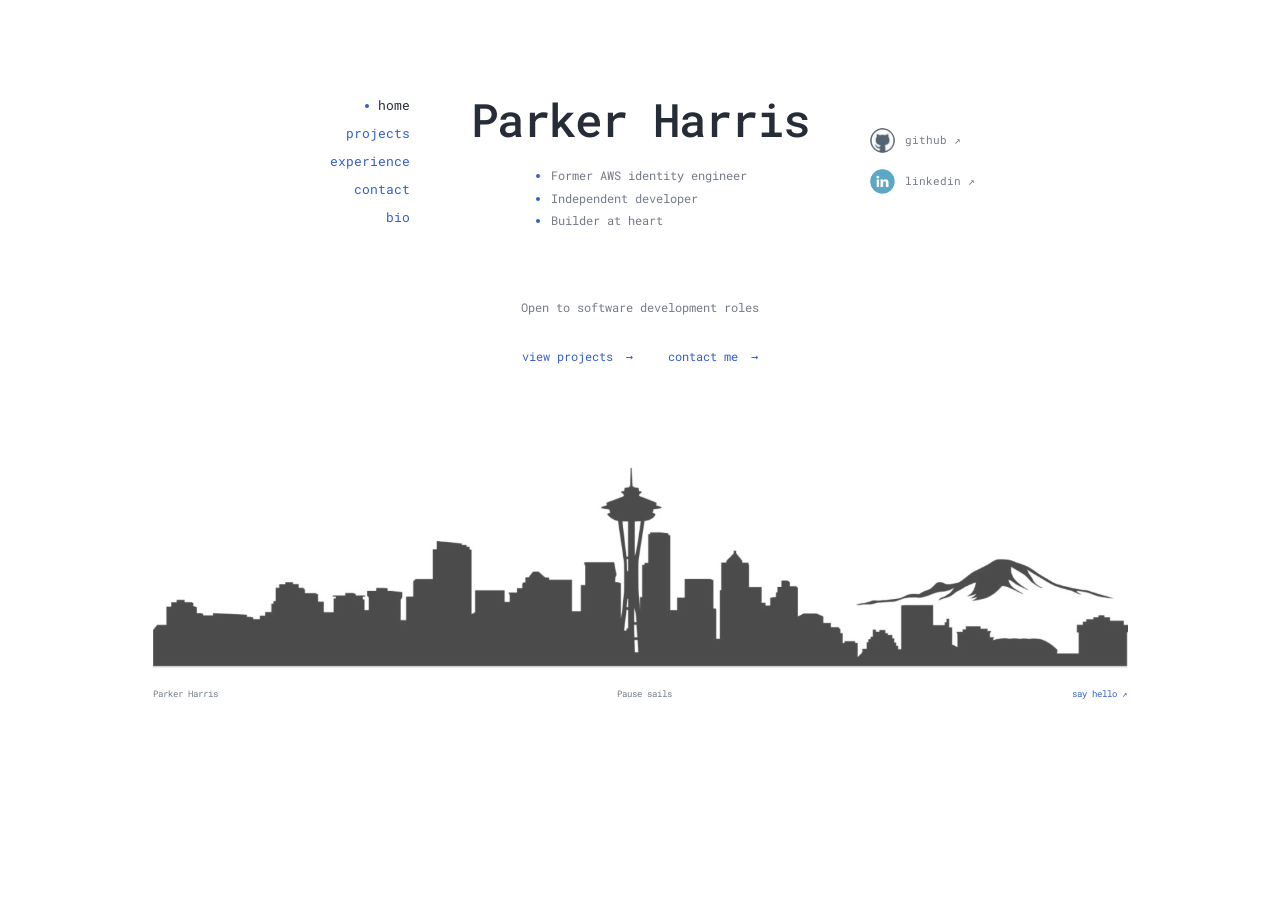
<file: index.html>
<!DOCTYPE html>
<html lang="en">
<head>
  <meta charset="UTF-8">
  <meta name="viewport" content="width=device-width, initial-scale=1">
  <meta name="description" content="Parker Harris — software developer. Former AWS engineer, independent developer, sailor, and builder.">
  <meta name="theme-color" content="#ffffff">
  <title>Parker Harris — Software Developer</title>
  <link rel="icon" href="boat.ico">
  <link rel="preconnect" href="https://fonts.googleapis.com">
  <link rel="preconnect" href="https://fonts.gstatic.com" crossorigin>
  <link href="https://fonts.googleapis.com/css2?family=Roboto+Mono:wght@400;500;600&amp;display=swap" rel="stylesheet">
  <link rel="stylesheet" href="style/style.css?v=17">
  <script src="parkerCode.js?v=11" defer></script>
</head>
<body>
  <a class="skip-link" href="#main">Skip to content</a>
  <div class="site-shell">
    <header class="masthead">
      <nav class="menu" aria-label="Main navigation">
        <a href="#home" data-page="home">home</a>
        <a href="#work" data-page="work">projects</a>
        <a href="#experience" data-page="experience">experience</a>
        <a href="#contact" data-page="contact">contact</a>
        <a href="#bio" data-page="bio">bio</a>
      </nav>
      <div class="identity"><h1 id="home-title"><a href="#home">Parker Harris</a></h1><ul class="identity-details"><li>Former AWS identity engineer</li><li>Independent developer</li><li>Builder at heart</li></ul></div>
      <div class="social-links">
        <a href="https://github.com/phillllymon" target="_blank" rel="noopener noreferrer"><img src="images/icons/githubPic.png" alt="" width="25" height="25"><span>github ↗</span></a>
        <a href="https://www.linkedin.com/in/parker-harris-04613b16/" target="_blank" rel="noopener noreferrer"><img src="images/icons/linkedinPic.png" alt="" width="25" height="25"><span>linkedin ↗</span></a>
      </div>
    </header>
    <main id="main">
      <section class="page-panel home-panel" id="home" aria-labelledby="home-title">
        <p class="availability">Open to software development roles</p>
        <div class="home-links"><a href="#work">view projects <span aria-hidden="true">→</span></a><a href="#contact">contact me <span aria-hidden="true">→</span></a></div>
      </section>
      <section class="page-panel" id="work" aria-labelledby="work-title">
        <div class="section-heading"><h2 id="work-title">Projects</h2></div>
        <nav class="project-categories" aria-label="Project categories"><a href="#software" data-category="software">Software</a><a href="#other-projects" data-category="other-projects">Other cool stuff</a></nav>
<section class="project-category" id="software" aria-labelledby="software-title"><h3 class="category-heading" id="software-title">Software</h3><div class="project-layout"><nav class="project-nav" aria-label="Choose a project"><a href="#racemate" data-project="racemate">RACEMATE</a><a href="#beatburner" data-project="beatburner">BeatBurner</a><a href="#graffiti" data-project="graffiti">GRAFFITI</a><a href="#windwaves" data-project="windwaves">Wind &amp; Waves</a><a href="#checkmatey" data-project="checkmatey">CheckMatey</a><a href="#chessmove" data-project="chessmove">SimpleChessMove</a><a href="#dontdietogether" data-project="dontdietogether">Don’t Die Together!</a><a href="#boggler" data-project="boggler">Boggler</a><a href="#connections2" data-project="connections2">Connections²</a></nav><div class="project-details"><article class="project" id="racemate"><div class="project-heading"><div class="project-title-group"><h3>RACEMATE</h3><ul class="title-technologies" aria-label="Technologies"><li>TypeScript</li><li>React</li><li>Express</li><li>AI-assisted development</li></ul></div><div class="project-links original-links"><a href="https://www.racemate.boats/" target="_blank" rel="noopener noreferrer">live</a><span class="link-divider" aria-hidden="true"></span><a href="https://github.com/phillllymon/racemate" target="_blank" rel="noopener noreferrer">github</a></div></div><div class="project-gallery" aria-label="RACEMATE images"><a class="gallery-slide" href="images/portfolio/racemate-6.jpg" target="_blank" rel="noopener noreferrer"><img src="images/portfolio/racemate-6.jpg" alt="RACEMATE — image 1 of 7" loading="lazy" decoding="async"></a>
<a class="gallery-slide" href="images/portfolio/racemate-3.jpg" target="_blank" rel="noopener noreferrer"><img src="images/portfolio/racemate-3.jpg" alt="RACEMATE — image 2 of 7" loading="lazy" decoding="async"></a>
<a class="gallery-slide" href="images/portfolio/racemate-4.jpg" target="_blank" rel="noopener noreferrer"><img src="images/portfolio/racemate-4.jpg" alt="RACEMATE — image 3 of 7" loading="lazy" decoding="async"></a>
<a class="gallery-slide" href="images/portfolio/racemate-7.jpg" target="_blank" rel="noopener noreferrer"><img src="images/portfolio/racemate-7.jpg" alt="RACEMATE — image 4 of 7" loading="lazy" decoding="async"></a>
<a class="gallery-slide" href="images/portfolio/racemate-5.jpg" target="_blank" rel="noopener noreferrer"><img src="images/portfolio/racemate-5.jpg" alt="RACEMATE — image 5 of 7" loading="lazy" decoding="async"></a>
<a class="gallery-slide" href="images/portfolio/racemate-1.jpg" target="_blank" rel="noopener noreferrer"><img src="images/portfolio/racemate-1.jpg" alt="RACEMATE — image 6 of 7" loading="lazy" decoding="async"></a>
<a class="gallery-slide" href="images/portfolio/racemate-2.jpg" target="_blank" rel="noopener noreferrer"><img src="images/portfolio/racemate-2.jpg" alt="RACEMATE — image 7 of 7" loading="lazy" decoding="async"></a><div class="gallery-controls" hidden><button type="button" data-gallery-step="-1" aria-label="Previous image">←</button><span class="gallery-count" aria-live="polite"></span><button type="button" data-gallery-step="1" aria-label="Next image">→</button></div></div><div class="project-copy"><p>RACEMATE is a web app for managing sailboat races, from checking boats in to calculating final results.</p><p>Race committees often work with clipboards and stopwatches. Recording finishes can take three people: one to watch boats cross the line, one to call out times, and another to write everything down. RACEMATE lets an operator stage approaching boats in a short, reorderable list, then tap each boat as it crosses to record its finish time.</p><p>The app also guides the start sequence with a countdown and timed reminders, records boats that cross the starting line early, and calculates corrected times and results using the selected scoring method.</p><p>I’m developing RACEMATE with Seattle’s Center for Wooden Boats, where it is already being used to manage races. Feedback from the race committee is driving an ongoing effort to make the interface more intuitive and handle unexpected actions—such as recording a finish before a race has started—without producing inconsistent results.</p><p>RACEMATE has also been a hands-on education in AI-assisted development. I’ve used Claude Code extensively and learned that it works best when I first lay out the design, work through the data flow, and make specific implementation requests. I use AI to help build the app while keeping responsibility for product decisions and how the pieces fit together.</p></div></article>
<article class="project" id="beatburner"><div class="project-heading"><div class="project-title-group"><h3>BeatBurner</h3><ul class="title-technologies" aria-label="Technologies"><li>JavaScript</li><li>Web Audio</li><li>Capacitor</li><li>PHP</li></ul></div><div class="project-links original-links"><a href="https://beatburner.com/" target="_blank" rel="noopener noreferrer">live</a><span class="link-divider" aria-hidden="true"></span><a href="https://github.com/phillllymon/beatburner" target="_blank" rel="noopener noreferrer">github</a></div></div><div class="project-gallery" aria-label="BeatBurner images"><a class="gallery-slide" href="images/portfolio/beatburner-1.jpg" target="_blank" rel="noopener noreferrer"><img src="images/portfolio/beatburner-1.jpg" alt="BeatBurner — image 1 of 3" loading="lazy" decoding="async"></a>
<a class="gallery-slide" href="images/portfolio/beatburner-2.jpg" target="_blank" rel="noopener noreferrer"><img src="images/portfolio/beatburner-2.jpg" alt="BeatBurner — image 2 of 3" loading="lazy" decoding="async"></a>
<a class="gallery-slide" href="images/portfolio/beatburner-3.jpg" target="_blank" rel="noopener noreferrer"><img src="images/portfolio/beatburner-3.jpg" alt="BeatBurner — image 3 of 3" loading="lazy" decoding="async"></a><div class="gallery-controls" hidden><button type="button" data-gallery-step="-1" aria-label="Previous image">←</button><span class="gallery-count" aria-live="polite"></span><button type="button" data-gallery-step="1" aria-label="Next image">→</button></div></div><div class="project-copy"><p>I built BeatBurner because I enjoy rhythm games and wanted to play with my own music. It uses JavaScript’s Audio Context to analyze audio and generate playable levels, synchronizing moving tiles with the music.</p><p>Automatically generating rhythm-game levels from multiple audio sources presented a host of engineering challenges. For example, the live radio feature streams music from online sources, but the incoming audio wasn’t directly compatible with JavaScript’s Audio Context analysis tools.</p><p>To solve this, I built a pipeline that divides the stream into ten-second chunks, plays and records each chunk internally without audible output, and analyzes the recording to generate tiles. The audio then plays to the user with a delay, synchronized with the moving tiles. This process runs continuously, making the separate clips sound like one uninterrupted stream.</p><p>Keeping all those pieces synchronized—including when a player pauses and resumes the game—was a significant challenge, but the kind of challenge I thrive on. It’s incredibly satisfying to see all the moving parts of a complex system come together.</p><p>BeatBurner supports built-in songs, user-uploaded music, live radio, and audio sent through a connected computer—including music from streaming services.</p></div></article>
<article class="project" id="graffiti"><div class="project-heading"><div class="project-title-group"><h3>GRAFFITI</h3><ul class="title-technologies" aria-label="Technologies"><li>JavaScript</li><li>PHP</li><li>SQL</li><li>Browser extensions</li></ul></div><div class="project-links original-links"><a href="https://graffiti.red/" target="_blank" rel="noopener noreferrer">live</a><span class="link-divider" aria-hidden="true"></span><a href="https://github.com/phillllymon/graffiti" target="_blank" rel="noopener noreferrer">github</a></div></div><div class="project-gallery" aria-label="GRAFFITI images"><a class="gallery-slide" href="images/portfolio/graffiti-1.jpg" target="_blank" rel="noopener noreferrer"><img src="images/portfolio/graffiti-1.jpg" alt="GRAFFITI — image 1 of 8" loading="lazy" decoding="async"></a>
<a class="gallery-slide" href="images/portfolio/graffiti-2.jpg" target="_blank" rel="noopener noreferrer"><img src="images/portfolio/graffiti-2.jpg" alt="GRAFFITI — image 2 of 8" loading="lazy" decoding="async"></a>
<a class="gallery-slide" href="images/portfolio/graffiti-3.jpg" target="_blank" rel="noopener noreferrer"><img src="images/portfolio/graffiti-3.jpg" alt="GRAFFITI — image 3 of 8" loading="lazy" decoding="async"></a>
<a class="gallery-slide" href="images/portfolio/graffiti-4.jpg" target="_blank" rel="noopener noreferrer"><img src="images/portfolio/graffiti-4.jpg" alt="GRAFFITI — image 4 of 8" loading="lazy" decoding="async"></a>
<a class="gallery-slide" href="images/portfolio/graffiti-5.jpg" target="_blank" rel="noopener noreferrer"><img src="images/portfolio/graffiti-5.jpg" alt="GRAFFITI — image 5 of 8" loading="lazy" decoding="async"></a>
<a class="gallery-slide" href="images/portfolio/graffiti-6.jpg" target="_blank" rel="noopener noreferrer"><img src="images/portfolio/graffiti-6.jpg" alt="GRAFFITI — image 6 of 8" loading="lazy" decoding="async"></a>
<a class="gallery-slide" href="images/portfolio/graffiti-7.jpg" target="_blank" rel="noopener noreferrer"><img src="images/portfolio/graffiti-7.jpg" alt="GRAFFITI — image 7 of 8" loading="lazy" decoding="async"></a>
<a class="gallery-slide" href="images/portfolio/graffiti-8.jpg" target="_blank" rel="noopener noreferrer"><img src="images/portfolio/graffiti-8.jpg" alt="GRAFFITI — image 8 of 8" loading="lazy" decoding="async"></a><div class="gallery-controls" hidden><button type="button" data-gallery-step="-1" aria-label="Previous image">←</button><span class="gallery-count" aria-live="polite"></span><button type="button" data-gallery-step="1" aria-label="Next image">→</button></div></div><div class="project-copy"><p>GRAFFITI is a browser extension that adds a shared comment section to any webpage. It was my first major independent project after leaving AWS, revisiting an idea I originally built more than a decade earlier.</p><p>The idea started with Craigslist. If I went to see an item for sale, I wanted to leave useful context for other buyers: “Looks great in person,” or “The photos don’t show its current condition.” I couldn’t add features to Craigslist itself, but I could store comments separately, associate them with page URLs, and retrieve them through an extension whenever someone visited that page.</p><p>GRAFFITI takes that idea beyond classifieds. I built the extension’s interface and a PHP API backed by a SQL database, focusing on making the commenting experience clear and easy to use. The architecture was straightforward; the satisfying work was bringing the design and interactions together into a finished product.</p><p>GRAFFITI is live and available to use. It works well, and I’m proud of the finished product's clean interface and smooth integration of features.</p></div></article>
<article class="project" id="windwaves"><div class="project-heading"><div class="project-title-group"><h3>Wind &amp; Waves</h3><ul class="title-technologies" aria-label="Technologies"><li>JavaScript</li><li>React</li><li>Canvas</li></ul></div><div class="project-links original-links"><a href="https://phillllymon.github.io/Wind-Waves/" target="_blank" rel="noopener noreferrer">live</a><span class="link-divider" aria-hidden="true"></span><a href="https://github.com/phillllymon/Wind-Waves" target="_blank" rel="noopener noreferrer">github</a></div></div><figure class="project-video"><video controls muted loop playsinline preload="metadata" aria-label="Wind and Waves sailing simulation demo" aria-describedby="windwaves-video-caption"><source src="images/portfolio/windwaves-demo.mp4" type="video/mp4">Your browser does not support embedded video. <a href="images/portfolio/windwaves-demo.mp4">Watch the demo</a>.</video><figcaption id="windwaves-video-caption">Wind &amp; Waves in motion. Press play to watch the simulation.</figcaption></figure><div class="project-copy"><p>OK this one really brings out my inner nerd and channels my former life as a high school physics teacher. The forces that make a sailboat work are the subject of a surprising amount of debate, even among sailors.</p><p>I built this simulator to illustrate those forces - you steer a boat around the screen and you can see, in real time, arrows representing the forces on the hull, sail, and centerboard. And it's not just a diagram over a boat graphic; underlying the boat's motion is a physics model using those exact forces to calculate acceleration.</p><p>This one is an oldie but a goodie - I still love how I was able to write a simulation using JavaScript and basic physics and the result moves surprisingly like a real boat.</p></div><details class="project-screenshots"><summary>View screenshots</summary><div class="project-gallery" aria-label="Wind &amp; Waves images"><a class="gallery-slide" href="images/portfolio/windwaves-1.jpg" target="_blank" rel="noopener noreferrer"><img src="images/portfolio/windwaves-1.jpg" alt="Wind &amp; Waves — image 1 of 2" loading="lazy" decoding="async"></a>
<a class="gallery-slide" href="images/portfolio/windwaves-2.jpg" target="_blank" rel="noopener noreferrer"><img src="images/portfolio/windwaves-2.jpg" alt="Wind &amp; Waves — image 2 of 2" loading="lazy" decoding="async"></a><div class="gallery-controls" hidden><button type="button" data-gallery-step="-1" aria-label="Previous image">←</button><span class="gallery-count" aria-live="polite"></span><button type="button" data-gallery-step="1" aria-label="Next image">→</button></div></div></details></article>
<article class="project" id="checkmatey"><div class="project-heading"><div class="project-title-group"><h3>CheckMatey</h3><ul class="title-technologies" aria-label="Technologies"><li>Ruby on Rails</li><li>React</li><li>Redux</li></ul></div><div class="project-links original-links"><a href="https://checkmatey.onrender.com/#/home" target="_blank" rel="noopener noreferrer">live</a><span class="link-divider" aria-hidden="true"></span><a href="https://github.com/phillllymon/checkMatey" target="_blank" rel="noopener noreferrer">github</a></div></div><div class="project-gallery" aria-label="CheckMatey images"><a class="gallery-slide" href="images/portfolio/checkmatey-1.jpg" target="_blank" rel="noopener noreferrer"><img src="images/portfolio/checkmatey-1.jpg" alt="CheckMatey — image 1 of 5" loading="lazy" decoding="async"></a>
<a class="gallery-slide" href="images/portfolio/checkmatey-2.jpg" target="_blank" rel="noopener noreferrer"><img src="images/portfolio/checkmatey-2.jpg" alt="CheckMatey — image 2 of 5" loading="lazy" decoding="async"></a>
<a class="gallery-slide" href="images/portfolio/checkmatey-3.jpg" target="_blank" rel="noopener noreferrer"><img src="images/portfolio/checkmatey-3.jpg" alt="CheckMatey — image 3 of 5" loading="lazy" decoding="async"></a>
<a class="gallery-slide" href="images/portfolio/checkmatey-4.jpg" target="_blank" rel="noopener noreferrer"><img src="images/portfolio/checkmatey-4.jpg" alt="CheckMatey — image 4 of 5" loading="lazy" decoding="async"></a>
<a class="gallery-slide" href="images/portfolio/checkmatey-5.jpg" target="_blank" rel="noopener noreferrer"><img src="images/portfolio/checkmatey-5.jpg" alt="CheckMatey — image 5 of 5" loading="lazy" decoding="async"></a><div class="gallery-controls" hidden><button type="button" data-gallery-step="-1" aria-label="Previous image">←</button><span class="gallery-count" aria-live="polite"></span><button type="button" data-gallery-step="1" aria-label="Next image">→</button></div></div><div class="project-copy"><p>Who hasn't wished for a pirate-themed chess website?</p><p>Inspired by chess.com, CheckMatey is a fully-functional online community for chess players with multi-player functionality as well as single-player games against the computer. There's also a community forum where you can share your chess or pirate-related thoughts with other players. You can even use the move-recording feature to share that new opening you just invented.</p><p>If your opponent's not online when you want to play, just use the "invite a friend" feature to challenge your friend via email. If you're still online when your friend clicks the link, you'll automatically be put in a game together. Of course, if you prefer Tetris to chess, we've also got you covered.</p><p>CheckMatey has a Ruby on Rails backend and a React & Redux frontend.</p></div></article>
<article class="project" id="chessmove"><div class="project-heading"><div class="project-title-group"><h3>SimpleChessMove</h3><ul class="title-technologies" aria-label="Technologies"><li>PHP</li><li>JavaScript</li><li>CSS</li></ul></div><div class="project-links original-links"><a href="https://phillllymon.github.io/simpleChess/" target="_blank" rel="noopener noreferrer">live</a><span class="link-divider" aria-hidden="true"></span><a href="https://github.com/phillllymon/chessMove" target="_blank" rel="noopener noreferrer">github</a></div></div><div class="project-gallery" aria-label="SimpleChessMove images"><a class="gallery-slide" href="images/portfolio/chessmove-2.jpg" target="_blank" rel="noopener noreferrer"><img src="images/portfolio/chessmove-2.jpg" alt="SimpleChessMove — image 1 of 1" loading="lazy" decoding="async"></a></div><div class="project-copy"><p>Projects such as <a href="#checkmatey">CheckMatey</a> made me wish for a publicly facing chess API, but I couldn't find one. Why isn't there a simple endpoint where I can describe a game state and it suggests a move?</p><p>So I built one. It's a public facing API for chess - you can use SimpleChessMove to either suggest a move or to check if a move is legal. This way anyone building a chess application online doesn't have to implement the chess logic - why solve that problem more than once?</p><p>The user interface is simple: just a chess board where you can play against the computer. More interesting is the detailed documentation for use of the API and the section that allows you to adjust parameters and query the API to simulate what your own chess application will do. The algorithm is simple: it looks ahead the requested number of moves, maximizing the piece point advantage or, if possible, winning the game. Check it out and see if you can beat level 4 or 5.</p></div></article>
<article class="project" id="dontdietogether"><div class="project-heading"><div class="project-title-group"><h3>Don’t Die Together!</h3><ul class="title-technologies" aria-label="Technologies"><li>JavaScript</li><li>React</li><li>Canvas</li><li>MongoDB</li><li>Socket.IO</li></ul></div><div class="project-links original-links"><span class="not-live">not live</span><span class="link-divider" aria-hidden="true"></span><a href="https://github.com/nairieberry/dont-die-together" target="_blank" rel="noopener noreferrer">github</a></div></div><div class="project-gallery" aria-label="Don’t Die Together! images"><a class="gallery-slide" href="images/portfolio/dontdietogether-1.jpg" target="_blank" rel="noopener noreferrer"><img src="images/portfolio/dontdietogether-1.jpg" alt="Don’t Die Together! — image 1 of 1" loading="lazy" decoding="async"></a></div><div class="project-copy"><p>Don't Die Together! is a top-down, multiplayer zombie survival game. You start off with a pistol and, with zombies closing in from all sides, you must survive as long as possible. You can invite your friends to play in the same game with you, but be careful: the more players there are, the more zombies arrive!</p><p>Don't Die Together! uses MongoDB on the back end and React on the front end. Multiplayer functionality is through Socket.IO. The game rendering uses HTML5 canvas.</p><p>Other collaborators on this project are <a href="https://www.linkedin.com/in/ryan-s-4bab01194">Ryan Sabik</a>, <a href="https://www.linkedin.com/in/wesley-tam-436b98127/">Wesley Tam</a>, and <a href="https://www.linkedin.com/in/ryan-sullivan-32080223/">Ryan Sullivan</a>.</p></div></article>
<article class="project" id="boggler"><div class="project-heading"><div class="project-title-group"><h3>Boggler</h3><ul class="title-technologies" aria-label="Technologies"><li>React</li><li>TypeScript</li></ul></div><div class="project-links original-links"><a href="https://graffiti.red/boggler/build/" target="_blank" rel="noopener noreferrer">live</a><span class="link-divider" aria-hidden="true"></span><a href="https://github.com/phillllymon/boggler" target="_blank" rel="noopener noreferrer">github</a></div></div><div class="project-gallery" aria-label="Boggler images"><a class="gallery-slide" href="images/portfolio/boggler-1.jpg" target="_blank" rel="noopener noreferrer"><img src="images/portfolio/boggler-1.jpg" alt="Boggler — image 1 of 1" loading="lazy" decoding="async"></a></div><div class="project-copy"><p>A customizable Boggle game for finding words in a grid of letters. Play a generated board, enter words, and reveal the answers when you want to see what you missed.</p><p>You can also upload your own letter grid and customize the word list. Built with React and TypeScript.</p></div></article>
<article class="project" id="connections2"><div class="project-heading"><div class="project-title-group"><h3>Connections²</h3><ul class="title-technologies" aria-label="Technologies"><li>React</li><li>TypeScript</li></ul></div><div class="project-links original-links"><a href="https://www.connectionsconnections.com/" target="_blank" rel="noopener noreferrer">live</a><span class="link-divider" aria-hidden="true"></span><a href="https://github.com/phillllymon/connectionsconnections" target="_blank" rel="noopener noreferrer">github</a></div></div><div class="project-gallery" aria-label="Connections² images"><a class="gallery-slide" href="images/portfolio/connections2-1.jpg" target="_blank" rel="noopener noreferrer"><img src="images/portfolio/connections2-1.jpg" alt="Connections² — image 1 of 1" loading="lazy" decoding="async"></a></div><div class="project-copy"><p>Based on NYT’s Connections game, but with the ability to create custom puzzles and send them to your friends!</p></div></article></div></div></section>
<section class="project-category" id="other-projects" aria-labelledby="other-projects-title"><h3 class="category-heading" id="other-projects-title">Other cool stuff</h3><div class="project-layout"><nav class="project-nav" aria-label="Choose a project"><a href="#dinghy7" data-project="dinghy7">7ft sailing dinghy</a><a href="#dinghy13" data-project="dinghy13">13ft sailing dinghy</a><a href="#van" data-project="van">Van conversion</a><a href="#boxtruck" data-project="boxtruck">Box truck conversion</a><a href="#chesstable" data-project="chesstable">Chess table</a><a href="#oilpainting" data-project="oilpainting">Oil painting</a></nav><div class="project-details"><article class="project" id="dinghy7"><div class="project-heading"><h3>7ft sailing dinghy</h3></div><div class="project-gallery" aria-label="7ft sailing dinghy images"><a class="gallery-slide" href="images/portfolio/7ftdinghy-1.jpg" target="_blank" rel="noopener noreferrer"><img src="images/portfolio/7ftdinghy-1.jpg" alt="7ft sailing dinghy — image 1 of 6" loading="lazy" decoding="async"></a>
<a class="gallery-slide" href="images/portfolio/7ftdinghy-2.jpg" target="_blank" rel="noopener noreferrer"><img src="images/portfolio/7ftdinghy-2.jpg" alt="7ft sailing dinghy — image 2 of 6" loading="lazy" decoding="async"></a>
<a class="gallery-slide" href="images/portfolio/7ftdinghy-3.jpg" target="_blank" rel="noopener noreferrer"><img src="images/portfolio/7ftdinghy-3.jpg" alt="7ft sailing dinghy — image 3 of 6" loading="lazy" decoding="async"></a>
<a class="gallery-slide" href="images/portfolio/7ftdinghy-4.jpg" target="_blank" rel="noopener noreferrer"><img src="images/portfolio/7ftdinghy-4.jpg" alt="7ft sailing dinghy — image 4 of 6" loading="lazy" decoding="async"></a>
<a class="gallery-slide" href="images/portfolio/7ftdinghy-5.jpg" target="_blank" rel="noopener noreferrer"><img src="images/portfolio/7ftdinghy-5.jpg" alt="7ft sailing dinghy — image 5 of 6" loading="lazy" decoding="async"></a>
<a class="gallery-slide" href="images/portfolio/7ftdinghy-6.jpg" target="_blank" rel="noopener noreferrer"><img src="images/portfolio/7ftdinghy-6.jpg" alt="7ft sailing dinghy — image 6 of 6" loading="lazy" decoding="async"></a><div class="gallery-controls" hidden><button type="button" data-gallery-step="-1" aria-label="Previous image">←</button><span class="gallery-count" aria-live="polite"></span><button type="button" data-gallery-step="1" aria-label="Next image">→</button></div></div><div class="project-copy"><p>I designed this tiny sailing dinghy to act as the tender for a larger boat. My goal for the project was to build a boat light enough I could pick it up and carry it around myself and capable of carrying up to 3 people and being rowed, sailed, or motored. I was super happy with the resulting boat. She is made of 1/8" and 1/4" marine plywood sheathed in fiberglass.</p></div></article>
<article class="project" id="dinghy13"><div class="project-heading"><h3>13ft sailing dinghy</h3></div><div class="project-gallery" aria-label="13ft sailing dinghy images"><a class="gallery-slide" href="images/portfolio/13footdinghy-1.jpg" target="_blank" rel="noopener noreferrer"><img src="images/portfolio/13footdinghy-1.jpg" alt="13ft sailing dinghy — image 1 of 2" loading="lazy" decoding="async"></a>
<a class="gallery-slide" href="images/portfolio/13footdinghy-2.jpg" target="_blank" rel="noopener noreferrer"><img src="images/portfolio/13footdinghy-2.jpg" alt="13ft sailing dinghy — image 2 of 2" loading="lazy" decoding="async"></a><div class="gallery-controls" hidden><button type="button" data-gallery-step="-1" aria-label="Previous image">←</button><span class="gallery-count" aria-live="polite"></span><button type="button" data-gallery-step="1" aria-label="Next image">→</button></div></div><div class="project-copy"><p>I had the idea for this boat in college: a hull made of foam and covered in fiberglass with a thin wooden deck. I thought it would be the simplest sailboat to build. Well, I built it but it turning into a much bigger project than expected. I eventually launched the boat with my good friend Dave and later sailed her to Fisher's Island, around two miles off the coast of Connecticut.</p></div></article>
<article class="project" id="van"><div class="project-heading"><h3>Van conversion</h3></div><div class="project-gallery" aria-label="Van conversion images"><a class="gallery-slide" href="images/portfolio/fordvan-1.jpg" target="_blank" rel="noopener noreferrer"><img src="images/portfolio/fordvan-1.jpg" alt="Van conversion — image 1 of 1" loading="lazy" decoding="async"></a></div><div class="project-copy"><p>My first van conversion. I started with a 1992 Ford Econoline 350 cargo van and built a custom interior. Despite the small space, I managed to fit a full sized bed, a tiny bathroom with a shower, a fridge, hot and cold running water with a propane instant water heater, and a fridge. I even built a cat door for my orange tabby, Spark.</p></div></article>
<article class="project" id="boxtruck"><div class="project-heading"><h3>Box truck conversion</h3></div><div class="project-gallery" aria-label="Box truck conversion images"><a class="gallery-slide" href="images/boxTruck/PXL_20250224_213502299.jpg" target="_blank" rel="noopener noreferrer"><img src="images/boxTruck/PXL_20250224_213502299.jpg" alt="Box truck conversion — image 1 of 6" loading="lazy" decoding="async"></a>
<a class="gallery-slide" href="images/boxTruck/PXL_20250224_213743714.jpg" target="_blank" rel="noopener noreferrer"><img src="images/boxTruck/PXL_20250224_213743714.jpg" alt="Box truck conversion — image 2 of 6" loading="lazy" decoding="async"></a>
<a class="gallery-slide" href="images/boxTruck/PXL_20250224_213751718.jpg" target="_blank" rel="noopener noreferrer"><img src="images/boxTruck/PXL_20250224_213751718.jpg" alt="Box truck conversion — image 3 of 6" loading="lazy" decoding="async"></a>
<a class="gallery-slide" href="images/boxTruck/PXL_20250224_213834557.MP.jpg" target="_blank" rel="noopener noreferrer"><img src="images/boxTruck/PXL_20250224_213834557.MP.jpg" alt="Box truck conversion — image 4 of 6" loading="lazy" decoding="async"></a>
<a class="gallery-slide" href="images/boxTruck/PXL_20250224_214221887.jpg" target="_blank" rel="noopener noreferrer"><img src="images/boxTruck/PXL_20250224_214221887.jpg" alt="Box truck conversion — image 5 of 6" loading="lazy" decoding="async"></a>
<a class="gallery-slide" href="images/boxTruck/PXL_20250224_214636965.MP.jpg" target="_blank" rel="noopener noreferrer"><img src="images/boxTruck/PXL_20250224_214636965.MP.jpg" alt="Box truck conversion — image 6 of 6" loading="lazy" decoding="async"></a><div class="gallery-controls" hidden><button type="button" data-gallery-step="-1" aria-label="Previous image">←</button><span class="gallery-count" aria-live="polite"></span><button type="button" data-gallery-step="1" aria-label="Next image">→</button></div></div><div class="project-copy"><p>Building on skills I developed building my <a href="#van"><em>van conversion</em></a> I converted this former uhaul truck over the course of two years starting in 2020. Although the overall length is almost identical to the cargo van, the box width and height meant I could fit far more amenities. It's insulated on the floor, walls, and ceiling with 2" R10 foam and features a propane heating system as well as a tiny wood stove - it's fantastic for winter trips.</p><p>I was working from home for AWS at the time, so I knew I needed a big desk with plenty of power so I included 600 amphours of battery which could be charged by plugging in, running the enginer, or from 200 watts of rooftop solar. In addition to the main, full sized bed there's a couch that easily converts to a single bed or a table, a galley with propane stove, microwave, and a big sink, and a bathroom with tiled floor and a shower. The pressurized hot and cold running water is supplied by 80 gallons of fresh water storage.</p><p>Building this truck is one of my favorite projects. Figuring out how to integrate systems such as plumbing, propane, and electrical and getting them to all work together in a space that feels warm and inviting was a wonderful challenge. I've driven this truck all over the country and lived in it quite comfortably (along with my cat!) for several months at a time.</p></div></article>
<article class="project" id="chesstable"><div class="project-heading"><h3>Chess table</h3></div><div class="project-gallery" aria-label="Chess table images"><a class="gallery-slide" href="images/portfolio/chesstable-1.jpg" target="_blank" rel="noopener noreferrer"><img src="images/portfolio/chesstable-1.jpg" alt="Chess table — image 1 of 2" loading="lazy" decoding="async"></a>
<a class="gallery-slide" href="images/portfolio/chesstable-2.jpg" target="_blank" rel="noopener noreferrer"><img src="images/portfolio/chesstable-2.jpg" alt="Chess table — image 2 of 2" loading="lazy" decoding="async"></a><div class="gallery-controls" hidden><button type="button" data-gallery-step="-1" aria-label="Previous image">←</button><span class="gallery-count" aria-live="polite"></span><button type="button" data-gallery-step="1" aria-label="Next image">→</button></div></div><div class="project-copy"><p>I build this wooden chess table several years ago and I'm still quite proud of it. Most of the wood is mahogony, while the chess surface itself is maple for the light squares and walnut for the dark squares. There's also a thin purple heart border around the chess board area. The surface looks inlaid, but the tabletop is actualling made of plywood with the squares and bordering wood glued in place.</p></div></article>
<article class="project" id="oilpainting"><div class="project-heading"><h3>Oil painting</h3></div><div class="project-gallery" aria-label="Oil painting images"><a class="gallery-slide" href="images/portfolio/oilpainting-1.jpg" target="_blank" rel="noopener noreferrer"><img src="images/portfolio/oilpainting-1.jpg" alt="Oil painting — image 1 of 3" loading="lazy" decoding="async"></a>
<a class="gallery-slide" href="images/portfolio/oilpainting-2.jpg" target="_blank" rel="noopener noreferrer"><img src="images/portfolio/oilpainting-2.jpg" alt="Oil painting — image 2 of 3" loading="lazy" decoding="async"></a><a class="gallery-slide" href="images/portfolio/oilpainting-3.jpg" target="_blank" rel="noopener noreferrer"><img src="images/portfolio/oilpainting-3.jpg" alt="Oil painting — image 3 of 3" loading="lazy" decoding="async"></a><div class="gallery-controls" hidden><button type="button" data-gallery-step="-1" aria-label="Previous image">←</button><span class="gallery-count" aria-live="polite"></span><button type="button" data-gallery-step="1" aria-label="Next image">→</button></div></div><div class="project-copy"><p>For the last few years I've started painting with oil paints. Here are a few of my favorite paintings.</p></div></article></div></div></section>
      </section>
    <section class="page-panel" id="experience" aria-labelledby="experience-title"><div><div class="section-heading"><h2 id="experience-title">Experience</h2></div>
      <div class="experience-row"><div class="experience-meta"><span>2023 — PRESENT</span><h3>Independent Developer</h3><p>Multiple projects using React, JavaScript/TypeScript, backend frameworks, and AI-assisted development</p></div><div class="experience-description"><p>Since leaving AWS to pursue personal projects, I’ve built, among other things, web applications, mobile games, and browser extensions. I have particularly enjoyed that working independently has given me room to experiment—from using JavaScript’s audio tools to generate rhythm-game levels to incorporating AI-assisted development into my workflow, every new tool I learn has fueled my excitement for the future.</p><p>My current project is working with Seattle’s Center for Wooden Boats on an app for managing sailboat races. My time working independently has been a blast, but I miss the collaborative aspects of being part of a team and I’m now ready to find my next position. I hope you take a moment to look at some of the recent <a href="#work">projects</a>.</p></div></div>
      <div class="experience-row"><div class="experience-meta"><span>MAR 2020 — SEP 2023</span><h3>Amazon Web Services</h3><p>Frontend Software Engineer<br>Identity & Access Management</p></div><div class="experience-description"><p>As a member of a small team in the AWS identity organization, I worked to upgrade, maintain, and monitor the Identity and Access Management web console. This involved migrating frontend components from Angular to React, working with designers and backend engineers to add new features, and deploying the IAM console to AWS’s ever-growing network of regions across the globe.</p><p>Every new component I wrote was accompanied by unit tests, and the console was continually monitored for errors or downtime. I participated in week-long on-call rotations, responsible for quickly responding to high-severity events and working with engineers across many teams to diagnose and fix problems.</p><div class="case-study"><h4>AWS account automation</h4><p>I personally designed and implemented a system to manage hundreds of internal AWS accounts across 25+ regions. The IAM console relied on other AWS services and was deployed to multiple servers across AWS regions. Each region required multiple accounts for deployments, testing, and continuous monitoring, with separate accounts for individual processes.</p><p>I created a series of scripts to manage these accounts through a single entry point for defining which regions to deploy in and what each region needed. The system iterated over those regions and requirements, retrieving existing accounts or creating and provisioning new ones as needed.</p><p>This system significantly reduced the manual work required to deploy our web console across AWS’s growing collection of regions.</p></div></div></div>
      <div class="experience-row"><div class="experience-meta"><span>OCT 2014 — JAN 2016</span><h3>Gas Magic LLC</h3><p>Founder & Owner</p></div><div class="experience-description"><p>I founded Gas Magic, a membership-based gasoline delivery service in Seattle. I designed and built the software that supported the business, including user authentication, delivery scheduling, member communications, and tools for tracking employee hours and pay.</p><div class="tags"><span>PHP</span><span>SQL</span><span>HTML / CSS</span></div></div></div>
    </div></section>


      <section class="page-panel" id="bio" aria-labelledby="bio-title">
        <div class="section-heading"><h2 id="bio-title">Hi, I’m Parker.</h2></div>
        <div class="bio-content"><img class="bio-photo" src="images/me/sailing.png" alt="Parker sailing" loading="lazy"><div><p>I'm a software developer with a background that also includes mechanical engineering and teaching. Over the course of my diverse career I've taught middle and high schoolers math, science, and philosophy and coached a fledgeling student robotics team as they went to their first state competition. On the engineering side I've designed custom tooling for the manufacture of large aircraft and worked for New York State improving building energy efficiency.</p><p>I've been a coder since I first programmed Lego robots when I got my first computer at age 10. Before turning to software full time I worked on numerous web projects including building a complex system for a gasoline delivery business involing user accounts, tools to schedule and manage deliveries, and keeping track of employee hours and pay.</p><p>In 2019 I graduated from the super-competitive coding bootcamp App Academy and shortly after started as a frontend engineer at AWS, where I worked for three and a half years before leaving to pursue independent projects. Since then I've build numerous web applications, small games and apps, and learned several new technologies. I'm building my latest project, an app to assist with running sailboat races, using AI assistance and I am blown away by the capabilities. What an exciting time to be alive!</p><p>When I'm not coding I spend my time sailing, playing chess, and doing and doing various projects such as converting a box truck to an rv or building a small boat. I'm a builder at heart, and I'm always looking for my next challenge.</p></div></div>
        <div class="education"><h3>Education</h3><p>App Academy · Full Stack Web Development<br>Clarkson University · MS, Engineering Management<br>Union College · BS, Mechanical Engineering & BA, Philosophy</p></div>
      </section>
      <section class="page-panel contact-panel" id="contact" aria-labelledby="contact-title"><h2 id="contact-title">Contact</h2><p>I’m looking for my next software development role.</p><a class="email" href="mailto:rparkerharris@gmail.com">rparkerharris@gmail.com ↗</a><a class="phone" href="tel:+18027607970">802–760–7970</a></section>
    </main>
    <footer class="site-footer"><div class="skyline-scene" aria-hidden="true"><img class="skyline" src="images/background/seattle.png" alt="" width="975" height="239"><div class="sail-drift"><svg class="sailboat" viewBox="0 0 64 65" focusable="false"><path d="M26 5 C42 18 53 38 58 54 L30 55 Z"/><path d="M23 14 C13 25 7 39 6 55 L24 52 C20 40 21 26 23 14 Z"/><path d="M11 59 L62 58 L55 65 L19 65 Z"/></svg></div></div><div class="footer-note"><span>Parker Harris</span><button class="motion-toggle" type="button" aria-pressed="false" hidden>Pause sails</button><a href="mailto:rparkerharris@gmail.com">say hello ↗</a></div></footer>
  </div>
</body>
</html>
</file>
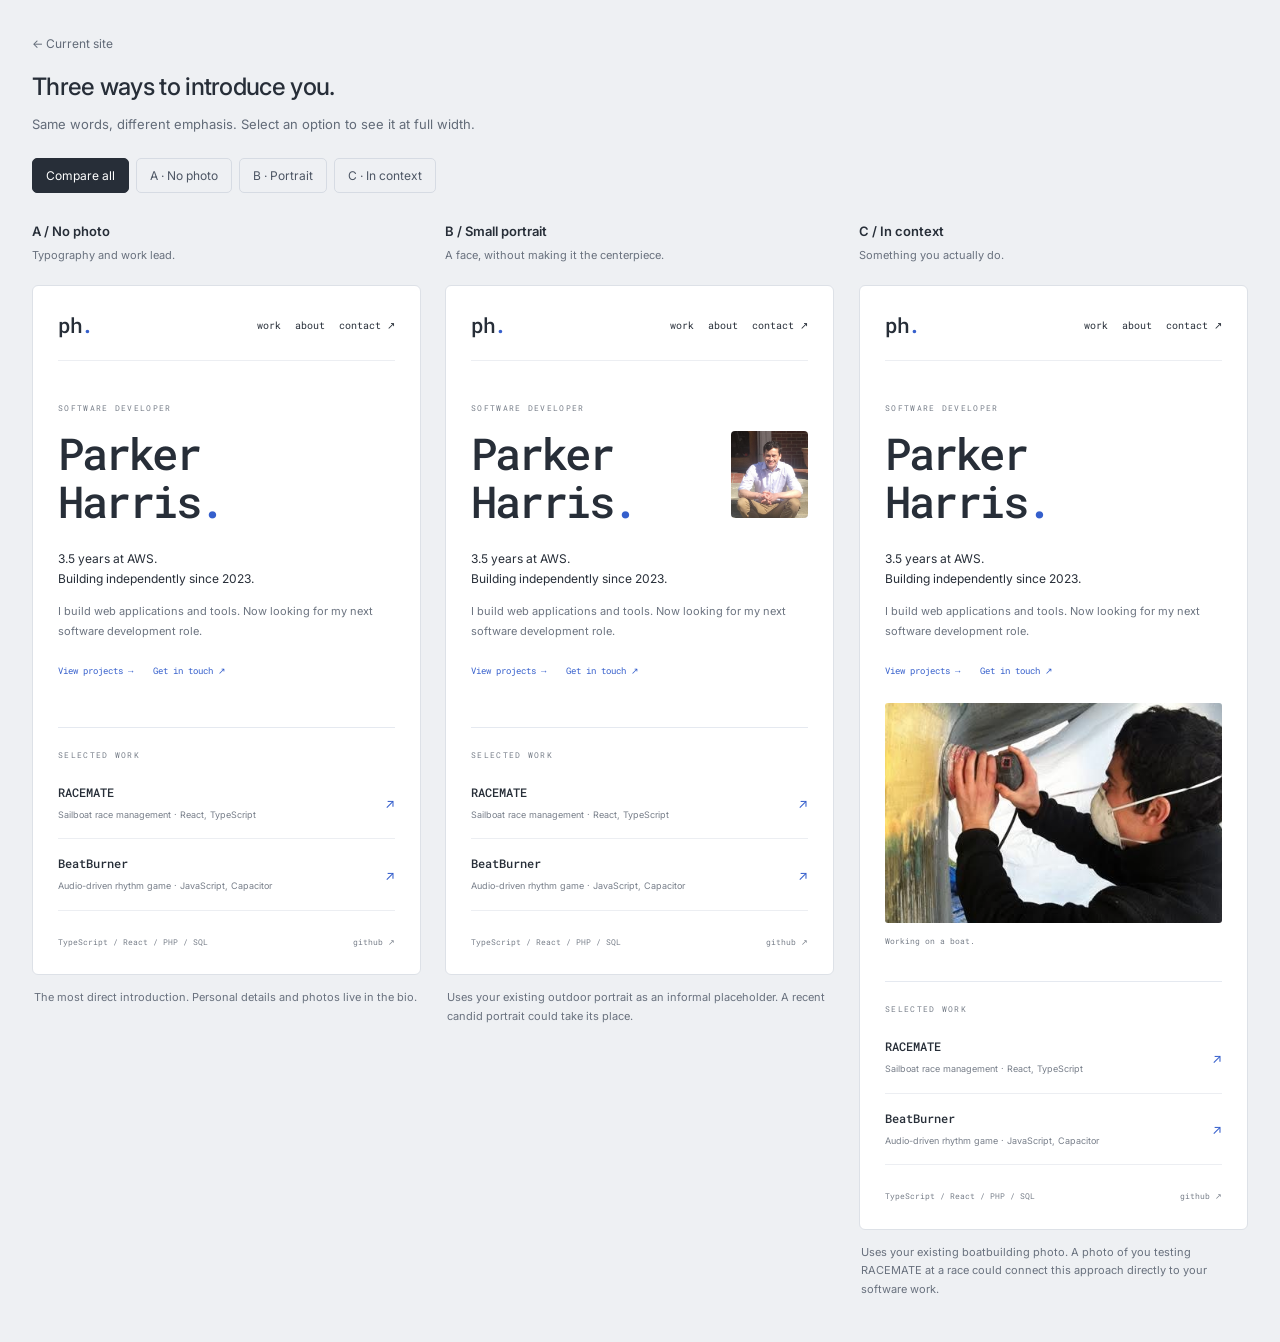
<file: design-options.html>
<!doctype html>
<html lang="en">
<head>
  <meta charset="utf-8">
  <meta name="viewport" content="width=device-width, initial-scale=1">
  <title>Homepage studies — Parker Harris</title>
  <link rel="icon" href="boat.ico">
  <link rel="preconnect" href="https://fonts.googleapis.com">
  <link rel="preconnect" href="https://fonts.gstatic.com" crossorigin>
  <link href="https://fonts.googleapis.com/css2?family=Roboto+Mono:wght@400;500;600&amp;family=Inter:wght@400;500;600&amp;display=swap" rel="stylesheet">
  <link rel="stylesheet" href="style/design-options.css">
  <script src="design-options.js" defer></script>
</head>
<body>
  <header class="study-header">
    <div><a class="back" href="index.html">← Current site</a><h1>Three ways to introduce you.</h1><p>Same words, different emphasis. Select an option to see it at full width.</p></div>
    <nav class="view-controls" aria-label="Preview layout">
      <button type="button" data-view="all" aria-pressed="true">Compare all</button>
      <button type="button" data-view="a" aria-pressed="false">A · No photo</button>
      <button type="button" data-view="b" aria-pressed="false">B · Portrait</button>
      <button type="button" data-view="c" aria-pressed="false">C · In context</button>
    </nav>
  </header>
  <main class="studies" data-view="all">
    <section class="study" id="a" aria-labelledby="label-a">
      <div class="study-label"><h2 id="label-a">A / No photo</h2><p>Typography and work lead.</p></div>
      <div class="site-preview no-photo">
        <header class="preview-nav"><a class="monogram" href="index.html">ph<span>.</span></a><nav aria-label="Option A navigation"><a href="index.html#work">work</a><a href="index.html#bio">about</a><a href="mailto:rparkerharris@gmail.com">contact ↗</a></nav></header>
        <div class="hero"><div class="intro"><p class="kicker">SOFTWARE DEVELOPER</p><h2>Parker<br>Harris<span>.</span></h2><p class="lead">3.5 years at AWS.<br>Building independently since 2023.</p><p class="description">I build web applications and tools. Now looking for my next software development role.</p><div class="actions"><a href="index.html#work">View projects →</a><a href="mailto:rparkerharris@gmail.com">Get in touch ↗</a></div></div></div>
        <div class="selected"><span class="section-label">SELECTED WORK</span><a href="index.html#racemate"><div><h3>RACEMATE</h3><p>Sailboat race management · React, TypeScript</p></div><span aria-hidden="true">↗</span></a><a href="index.html#beatburner"><div><h3>BeatBurner</h3><p>Audio-driven rhythm game · JavaScript, Capacitor</p></div><span aria-hidden="true">↗</span></a></div>
        <footer class="preview-footer"><span>TypeScript / React / PHP / SQL</span><a href="https://github.com/phillllymon" target="_blank" rel="noopener noreferrer">github ↗</a></footer>
      </div>
      <p class="study-note">The most direct introduction. Personal details and photos live in the bio.</p>
    </section>
    <section class="study" id="b" aria-labelledby="label-b">
      <div class="study-label"><h2 id="label-b">B / Small portrait</h2><p>A face, without making it the centerpiece.</p></div>
      <div class="site-preview small-portrait">
        <header class="preview-nav"><a class="monogram" href="index.html">ph<span>.</span></a><nav aria-label="Option B navigation"><a href="index.html#work">work</a><a href="index.html#bio">about</a><a href="mailto:rparkerharris@gmail.com">contact ↗</a></nav></header>
        <div class="hero"><div class="intro"><p class="kicker">SOFTWARE DEVELOPER</p><h2>Parker<br>Harris<span>.</span></h2><p class="lead">3.5 years at AWS.<br>Building independently since 2023.</p><p class="description">I build web applications and tools. Now looking for my next software development role.</p><div class="actions"><a href="index.html#work">View projects →</a><a href="mailto:rparkerharris@gmail.com">Get in touch ↗</a></div></div><img class="portrait" src="images/me/parker_head.png" alt="Parker sitting outdoors on a front step" width="531" height="606"></div>
        <div class="selected"><span class="section-label">SELECTED WORK</span><a href="index.html#racemate"><div><h3>RACEMATE</h3><p>Sailboat race management · React, TypeScript</p></div><span aria-hidden="true">↗</span></a><a href="index.html#beatburner"><div><h3>BeatBurner</h3><p>Audio-driven rhythm game · JavaScript, Capacitor</p></div><span aria-hidden="true">↗</span></a></div>
        <footer class="preview-footer"><span>TypeScript / React / PHP / SQL</span><a href="https://github.com/phillllymon" target="_blank" rel="noopener noreferrer">github ↗</a></footer>
      </div>
      <p class="study-note">Uses your existing outdoor portrait as an informal placeholder. A recent candid portrait could take its place.</p>
    </section>
    <section class="study" id="c" aria-labelledby="label-c">
      <div class="study-label"><h2 id="label-c">C / In context</h2><p>Something you actually do.</p></div>
      <div class="site-preview context-photo">
        <header class="preview-nav"><a class="monogram" href="index.html">ph<span>.</span></a><nav aria-label="Option C navigation"><a href="index.html#work">work</a><a href="index.html#bio">about</a><a href="mailto:rparkerharris@gmail.com">contact ↗</a></nav></header>
        <div class="hero"><div class="intro"><p class="kicker">SOFTWARE DEVELOPER</p><h2>Parker<br>Harris<span>.</span></h2><p class="lead">3.5 years at AWS.<br>Building independently since 2023.</p><p class="description">I build web applications and tools. Now looking for my next software development role.</p><div class="actions"><a href="index.html#work">View projects →</a><a href="mailto:rparkerharris@gmail.com">Get in touch ↗</a></div></div><figure><img src="images/me/sanding.png" alt="Parker wearing a dust mask while sanding a boat" width="429" height="432"><figcaption>Working on a boat.</figcaption></figure></div>
        <div class="selected"><span class="section-label">SELECTED WORK</span><a href="index.html#racemate"><div><h3>RACEMATE</h3><p>Sailboat race management · React, TypeScript</p></div><span aria-hidden="true">↗</span></a><a href="index.html#beatburner"><div><h3>BeatBurner</h3><p>Audio-driven rhythm game · JavaScript, Capacitor</p></div><span aria-hidden="true">↗</span></a></div>
        <footer class="preview-footer"><span>TypeScript / React / PHP / SQL</span><a href="https://github.com/phillllymon" target="_blank" rel="noopener noreferrer">github ↗</a></footer>
      </div>
      <p class="study-note">Uses your existing boatbuilding photo. A photo of you testing RACEMATE at a race could connect this approach directly to your software work.</p>
    </section>
  </main>
</body>
</html>
</file>
<file: style/style.css>
:root {
  color-scheme: light;
  --ink: #272d38;
  --muted: #747b87;
  --blue: #355fcc;
  --line: #e9ecf2;
  font-family: 'Roboto Mono', ui-monospace, SFMono-Regular, Consolas, monospace;
}
* { box-sizing: border-box; }
body { margin: 0; color: var(--ink); background: #fff; font-size: 14px; line-height: 1.85; }
a { color: var(--blue); text-decoration: none; text-underline-offset: 5px; }
a:hover { text-decoration: underline; }
a:focus-visible { outline: 2px solid var(--blue); outline-offset: 6px; border-radius: 2px; }
p, h1, h2, h3, h4 { margin-top: 0; }
p { margin-bottom: 19px; }
img { display: block; max-width: 100%; }
[hidden] { display: none !important; }
.site-shell { width: calc(100% - 64px); max-width: 975px; margin: 0 auto; }
.masthead { display: grid; grid-template-columns: 1fr minmax(0, 390px) 1fr; gap: 35px; align-items: center; padding: 90px 30px 35px; }
.menu { display: flex; flex-direction: column; align-items: flex-end; gap: 2px; font-size: 13px; }
.menu a { position: relative; padding: 1px 0; }
.menu a[aria-current="page"] { color: var(--ink); text-decoration: none; }
.menu a[aria-current="page"]::before { content: ''; position: absolute; width: 4px; height: 4px; background: var(--blue); border-radius: 50%; left: -13px; top: 12px; }
.identity { text-align: center; min-width: 0; }
.identity h1 a { color: inherit; text-decoration: none; }
.social-links { display: flex; flex-direction: column; gap: 16px; }
.social-links a { display: flex; align-items: center; gap: 10px; font-size: 11px; color: var(--muted); }
.social-links img { opacity: .7; border-radius: 50%; }
.social-links a:hover img { opacity: 1; }
.skip-link { position: absolute; top: -100px; left: 20px; background: white; padding: 10px; z-index: 2; }
.skip-link:focus { top: 15px; }
.page-panel { margin: 0 auto; padding: 35px 25px 45px; }
.js .page-panel:not([hidden]), .js .project:not([hidden]) { animation: appear .22s ease-out; }
.home-panel { text-align: center; padding-top: 29px; padding-bottom: 45px; }
h1 { font-size: clamp(28px, 4.5vw, 46px); font-weight: 500; letter-spacing: -2px; line-height: 1.3; margin-bottom: 5px; }
.identity-details { display: table; text-align: left; font-size: 12px; color: var(--muted); margin: 14px auto 0; padding-left: 18px; line-height: 1.9; }
.identity-details li::marker { color: var(--blue); }
.home-intro { font-size: 14px; line-height: 2; margin-bottom: 14px; }
.home-intro span { color: var(--muted); }
.availability { font-size: 12px; color: var(--muted); }
.skills { font-size: 11px; color: var(--muted); margin-top: 25px; }
.home-links { display: flex; justify-content: center; gap: 35px; margin-top: 27px; font-size: 12px; }
.home-links span { margin-left: 6px; }
h2 { font-size: 28px; font-weight: 500; letter-spacing: -1px; margin-bottom: 0; line-height: 1.4; }
.section-heading { display: flex; align-items: baseline; justify-content: space-between; gap: 20px; margin-bottom: 29px; }
.section-heading > span { font-size: 10px; color: var(--muted); }
.project-nav { display: flex; gap: 25px; flex-wrap: wrap; font-size: 12px; border-bottom: 1px solid var(--line); margin-bottom: 30px; }
.project-nav a { padding-bottom: 12px; border-bottom: 2px solid transparent; }
.project-nav a[aria-current="true"] { color: var(--ink); border-bottom-color: var(--blue); text-decoration: none; }
.project { display: flow-root; margin-bottom: 30px; }
.project-copy > p:not(.eyebrow) { color: #596170; font-size: 13px; max-width: 750px; }
.eyebrow { color: var(--muted); font-size: 9px; letter-spacing: 1.3px; margin-bottom: 9px; }
h3 { font-size: 20px; font-weight: 500; letter-spacing: -.6px; margin-bottom: 16px; }
.project-image { float: left; width: 48%; margin: 0 28px 20px 0; border: 1px solid var(--line); border-radius: 5px; }
.tags { display: flex; flex-wrap: wrap; gap: 14px; font-size: 10px; color: var(--muted); margin-top: 20px; }
.project-links { display: flex; gap: 20px; font-size: 11px; margin-top: 22px; }
.project-link, .more-work { display: inline-block; font-size: 11px; margin-top: 20px; }
.more-work { margin-top: 0; }
.muted { color: var(--muted); }
.experience-row { display: grid; grid-template-columns: 230px 1fr; gap: 30px; padding: 26px 0; border-top: 1px solid var(--line); }
.experience-meta > span { color: var(--muted); font-size: 10px; }
.experience-meta h3 { margin: 8px 0; font-size: 16px; }
.experience-meta p, .experience-description p { font-size: 12px; color: #596170; }
.experience-meta p { color: var(--muted); }
.experience-description > p:last-child { margin-bottom: 0; }
.case-study { padding-left: 20px; border-left: 2px solid #dce4fa; margin-top: 25px; }
.case-study h4 { font-size: 13px; font-weight: 500; margin-bottom: 10px; }
.bio-content { display: flow-root; }
.bio-content p { font-size: 13px; color: #596170; }
.bio-photo { width: 270px; float: right; margin: 0 0 22px 32px; border-radius: 5px; }
.education { border-top: 1px solid var(--line); padding-top: 22px; margin-top: 20px; }
.education h3 { font-size: 13px; margin-bottom: 10px; }
.education p { font-size: 11px; color: var(--muted); }
.contact-panel { text-align: center; padding-block: 35px 65px; }
.contact-panel h2 { margin-bottom: 25px; }
.contact-panel p { color: var(--muted); font-size: 13px; }
.email { display: inline-block; margin: 6px 0 14px; font-size: 15px; }
.phone { display: block; font-size: 12px; color: var(--muted); }
.site-footer { margin-top: 15px; }
.skyline { width: 100%; height: auto; opacity: .7; }
.footer-note { border-top: 1px solid var(--line); padding: 18px 0 26px; display: flex; justify-content: space-between; color: var(--muted); font-size: 9px; }
@keyframes appear { from { opacity: 0; transform: translateY(5px); } to { opacity: 1; transform: translateY(0); } }
@media (max-width: 760px) {
  .masthead { padding: 60px 0 25px; gap: 20px; grid-template-columns: 1fr minmax(0, 320px) 1fr; }
  .social-links span { display: none; }
  .social-links { align-items: flex-start; }
  .experience-row { grid-template-columns: 180px 1fr; gap: 20px; }
}
@media (max-width: 520px) {
  .site-shell { width: calc(100% - 36px); }
  .masthead { padding: 45px 0 20px; grid-template-columns: 1fr; gap: 22px; }
  .identity { grid-row: 1; }
  .identity h1 { font-size: 34px; }
  .masthead .menu { flex-direction: row; justify-content: center; flex-wrap: wrap; gap: 8px 18px; }
  .masthead .social-links { flex-direction: row; justify-content: center; gap: 24px; }
  .masthead .social-links span { display: inline; }
  .menu { font-size: 11px; }
  .menu a[aria-current="page"]::before { left: -9px; top: 10px; width: 3px; height: 3px; }
  .social-links { align-items: center; }
  .social-links img { width: 23px; height: 23px; }
  .page-panel { padding: 30px 0; }
  .home-intro { font-size: 12px; }
  .skills { font-size: 10px; max-width: 280px; margin-inline: auto; }
  .home-links { font-size: 11px; gap: 25px; }
  .section-heading { display: block; }
  .section-heading > span { display: block; margin-top: 10px; }
  h2 { font-size: 24px; }
  .project-nav { gap: 8px 22px; font-size: 11px; }
  .project-image { float: none; width: 100%; margin: 0 0 24px; }
  .experience-row { grid-template-columns: 1fr; gap: 5px; }
  .bio-photo { width: 42%; margin-left: 18px; }
  .email { font-size: 12px; }
}
@media (prefers-reduced-motion: reduce) {
  *, *::before, *::after { animation: none !important; }
}

.project-categories { display: flex; gap: 28px; margin-bottom: 28px; border-bottom: 1px solid var(--line); font-size: 14px; }
.project-categories a { padding-bottom: 10px; border-bottom: 2px solid transparent; }
.project-categories a[aria-current="true"] { color: var(--ink); border-bottom-color: var(--blue); text-decoration: none; }
.category-heading { font-size: 16px; }
.js .category-heading { display: none; }
.other-intro { font-size: 13px; color: var(--muted); }
.builds-grid { display: grid; grid-template-columns: 1fr 1fr; gap: 30px; }
.build { border-top: 1px solid var(--line); padding-top: 20px; }
.build img { width: 100%; max-width: 330px; height: auto; border-radius: 5px; margin-bottom: 20px; }
.build h4 { font-size: 17px; font-weight: 500; margin-bottom: 10px; }
.build p { font-size: 12px; color: var(--muted); }
@media (max-width: 520px) {
  .builds-grid { grid-template-columns: 1fr; }
}

.project-layout { display: grid; grid-template-columns: 165px minmax(0, 1fr); gap: 35px; align-items: start; }
.project-layout .project-nav { flex-direction: column; flex-wrap: nowrap; gap: 4px; border: 0; border-right: 1px solid var(--line); padding-right: 18px; margin: 0; }
.project-layout .project-nav a { padding: 7px 10px; border: 0; border-left: 2px solid transparent; overflow-wrap: anywhere; }
.project-layout .project-nav a[aria-current="true"] { border-left-color: var(--blue); background: #f5f7fc; }
.project-details { min-width: 0; }
.project-details .project-image { float: none; width: 100%; max-width: 560px; height: auto; margin: 0 0 25px; }
#boats .project-image { max-width: 330px; }
@media (max-width: 600px) {
  .project-layout { grid-template-columns: 115px minmax(0, 1fr); gap: 18px; }
  .project-layout .project-nav { padding-right: 8px; font-size: 10px; }
  .project-layout .project-nav a { padding: 6px; }
  .project-details h3 { font-size: 17px; }
  .project-details .project-copy > p:not(.eyebrow) { font-size: 12px; }
}
@media (max-width: 380px) {
  .project-layout { grid-template-columns: 95px minmax(0, 1fr); gap: 12px; }
}

.skyline-scene { position: relative; overflow: hidden; }
.sail-drift { position: absolute; bottom: 0; left: 100%; width: clamp(24px, 4vw, 40px); pointer-events: none; animation: sail-across 108s linear infinite; animation-delay: -24s; }
.sailboat { display: block; width: 100%; height: auto; fill: #a9b3c2; opacity: .8; }
@keyframes sail-across {
  0% { left: 100%; }
  92.5926%, 100% { left: -44px; }
}
.sails-paused .sail-drift { animation-play-state: paused; }
.motion-toggle { border: 0; padding: 0; background: none; color: var(--muted); font: inherit; cursor: pointer; }
.motion-toggle:hover { color: var(--blue); }
.motion-toggle:focus-visible { outline: 2px solid var(--blue); outline-offset: 5px; }
@media (prefers-reduced-motion: reduce) {
  .sail-drift { animation: none; left: 24%; }
  .motion-toggle { display: none; }
}

.project-heading { display: flex; align-items: baseline; justify-content: space-between; gap: 15px; flex-wrap: wrap; margin-bottom: 22px; }
.project-heading h3 { margin-bottom: 0; }
.original-links { margin: 0; gap: 12px; align-items: center; font-size: 12px; }
.original-links a { text-decoration: underline; }
.link-divider { width: 1px; height: 18px; background: #a4aab3; }
.not-live { font-style: italic; color: var(--muted); font-size: 11px; }
.missing-link { color: var(--muted); }
.project-gallery { margin-bottom: 25px; }
.gallery-slide { display: block; margin-bottom: 14px; }
.gallery-slide img { width: 100%; height: auto; max-height: 460px; object-fit: contain; object-position: center; border-radius: 4px; background: #f7f8fa; }
.gallery-controls { display: flex; justify-content: center; align-items: center; gap: 20px; margin-top: 12px; font-size: 10px; color: var(--muted); }
.gallery-controls button { font: inherit; font-size: 16px; color: var(--blue); background: none; border: 1px solid var(--line); border-radius: 4px; padding: 3px 12px; cursor: pointer; }
.gallery-controls button:hover { background: #f5f7fc; }
.gallery-controls button:focus-visible { outline: 2px solid var(--blue); outline-offset: 3px; }
@media (max-width: 600px) {
  .gallery-slide img { max-height: 330px; }
  .original-links { font-size: 11px; }
}

/* Portrait screenshots sit beside the RACEMATE story, rather than above it. */
:is(#racemate, #beatburner, #connections2) .project-gallery { float: right; width: 40%; max-width: 250px; margin: 0 0 24px 28px; }
:is(#racemate, #beatburner, #connections2) .gallery-slide img { max-height: none; background: none; }
#racemate .tags { clear: both; }
@media (max-width: 760px) {
  :is(#racemate, #beatburner, #connections2) .project-gallery { float: none; width: 100%; max-width: 250px; margin: 0 auto 24px; }
}

.project-title-group { display: flex; align-items: center; gap: 18px; flex-wrap: wrap; }
.title-technologies { display: flex; flex-wrap: wrap; gap: 3px 12px; list-style: none; padding: 0; margin: 0; color: var(--muted); font-size: 10px; line-height: 1.6; }
.project-heading .project-title-group { flex: 1 1 400px; }
.project-heading .title-technologies { flex: 1 1 180px; }

.project-video { margin: 0 0 25px; }
.project-video video { display: block; width: 100%; max-height: 480px; border-radius: 4px; background: #f7f8fa; }
.project-video figcaption { margin-top: 10px; font-size: 10px; color: var(--muted); }
.project-screenshots { margin-top: 24px; }
.project-screenshots summary { cursor: pointer; font-size: 12px; color: var(--blue); margin-bottom: 18px; }
</file>
<file: style/design-options.css>
:root { color-scheme: light; font-family: Inter, -apple-system, BlinkMacSystemFont, 'Segoe UI', sans-serif; color: #272e38; background: #eef0f3; }
* { box-sizing: border-box; }
body { margin: 0; padding: 32px; }
a { color: inherit; text-decoration: none; }
a:hover { text-decoration: underline; text-underline-offset: 5px; }
button, a { -webkit-tap-highlight-color: transparent; }
button:focus-visible, a:focus-visible { outline: 2px solid #355fcc; outline-offset: 5px; }
.study-header { max-width: 1600px; margin: 0 auto 30px; }
.back { font-size: 12px; color: #626b78; }
h1 { font-size: 24px; font-weight: 500; letter-spacing: -.7px; margin: 20px 0 10px; }
.study-header p { font-size: 13px; color: #626b78; line-height: 1.6; }
.view-controls { display: flex; flex-wrap: wrap; gap: 7px; margin-top: 23px; }
.view-controls button { cursor: pointer; font: inherit; font-size: 12px; border: 1px solid #d6dbe3; background: transparent; border-radius: 5px; padding: 9px 13px; color: #4d5664; }
.view-controls button[aria-pressed="true"] { background: #272e38; color: white; border-color: #272e38; }
.studies { max-width: 1600px; margin: auto; display: grid; grid-template-columns: repeat(3, minmax(0, 1fr)); gap: 24px; }
.study { min-width: 0; container-type: inline-size; }
.study-label { min-height: 62px; }
.study-label h2 { font-size: 13px; font-weight: 600; margin: 0 0 7px; }
.study-label p, .study-note { font-size: 11px; color: #69717e; line-height: 1.7; margin: 0; }
.study-note { padding: 13px 2px; max-width: 700px; }
.site-preview { --blue: #355fcc; --muted: #777e89; background: white; border: 1px solid #dde1e7; border-radius: 6px; padding: 25px; overflow: hidden; }
.preview-nav { display: flex; align-items: center; justify-content: space-between; gap: 10px; padding-bottom: 21px; border-bottom: 1px solid #eceef2; }
.monogram { font: 500 21px 'Roboto Mono', monospace; letter-spacing: -1.5px; }
.monogram span, .intro h2 span { color: var(--blue); }
.preview-nav nav { display: flex; gap: 14px; font: 10px 'Roboto Mono', monospace; }
.hero { position: relative; padding: 42px 0 35px; min-height: 366px; }
.kicker, .section-label { font: 8px 'Roboto Mono', monospace; letter-spacing: 1.3px; color: var(--muted); margin: 0 0 17px; display: block; }
.intro h2 { font: 500 44px/1.08 'Roboto Mono', monospace; letter-spacing: -2.5px; margin: 0 0 24px; }
.lead { font-size: 12px; line-height: 1.7; margin: 0 0 12px; }
.description { font-size: 11px; line-height: 1.8; color: #6c7480; max-width: 330px; margin: 0; }
.actions { display: flex; gap: 20px; margin-top: 24px; font: 9px 'Roboto Mono', monospace; color: var(--blue); }
.portrait { position: absolute; width: 77px; height: 87px; top: 70px; right: 0; object-fit: cover; border-radius: 4px; }
.context-photo .hero { display: flex; flex-direction: column; }
.context-photo figure { margin: 26px 0 0; }
.context-photo figure img { width: 100%; height: 220px; object-fit: cover; object-position: 50% 43%; border-radius: 3px; }
figcaption { font: 8px 'Roboto Mono', monospace; color: var(--muted); margin-top: 9px; }
.selected { border-top: 1px solid #e5e9f0; padding-top: 22px; }
.selected .section-label { margin-bottom: 8px; }
.selected > a { display: flex; align-items: center; justify-content: space-between; gap: 14px; padding: 16px 0; border-bottom: 1px solid #eceef2; }
.selected h3 { font: 500 12px 'Roboto Mono', monospace; margin: 0 0 8px; }
.selected p { font-size: 9px; line-height: 1.6; margin: 0; color: var(--muted); }
.selected > a > span { color: var(--blue); font-size: 13px; }
.preview-footer { display: flex; justify-content: space-between; gap: 15px; padding-top: 24px; color: var(--muted); font: 8px/1.8 'Roboto Mono', monospace; }
.studies:not([data-view="all"]) { display: block; max-width: 1100px; }
.study[hidden] { display: none; }
@container (min-width: 650px) {
  .site-preview { padding: 38px 65px; }
  .preview-nav { padding-bottom: 25px; }
  .monogram { font-size: 26px; }
  .preview-nav nav { font-size: 12px; gap: 28px; }
  .hero { padding: 65px 0 55px; min-height: 450px; }
  .intro h2 { font-size: 70px; letter-spacing: -4px; margin-bottom: 25px; }
  .kicker, .section-label { font-size: 10px; }
  .lead { font-size: 17px; }
  .description { font-size: 14px; max-width: 380px; }
  .actions { font-size: 12px; gap: 30px; margin-top: 28px; }
  .portrait { width: 150px; height: 170px; top: 110px; right: 45px; }
  .context-photo .hero { flex-direction: row; align-items: center; gap: 45px; }
  .context-photo .intro { flex: 1; }
  .context-photo figure { margin: 0; flex: 0 1 40%; }
  .context-photo figure img { height: auto; aspect-ratio: .92; }
  figcaption { font-size: 10px; }
  .selected h3 { font-size: 15px; }
  .selected p { font-size: 12px; }
  .selected > a { padding-block: 21px; }
  .preview-footer { font-size: 10px; padding-top: 30px; }
}
@media (max-width: 1050px) {
  .studies { grid-template-columns: 1fr; max-width: 720px; gap: 28px; }
}
@media (max-width: 500px) {
  body { padding: 20px 14px; }
  h1 { font-size: 21px; }
  .site-preview { padding: 22px; }
  .view-controls button { font-size: 11px; padding: 8px 10px; }
}
</file>
